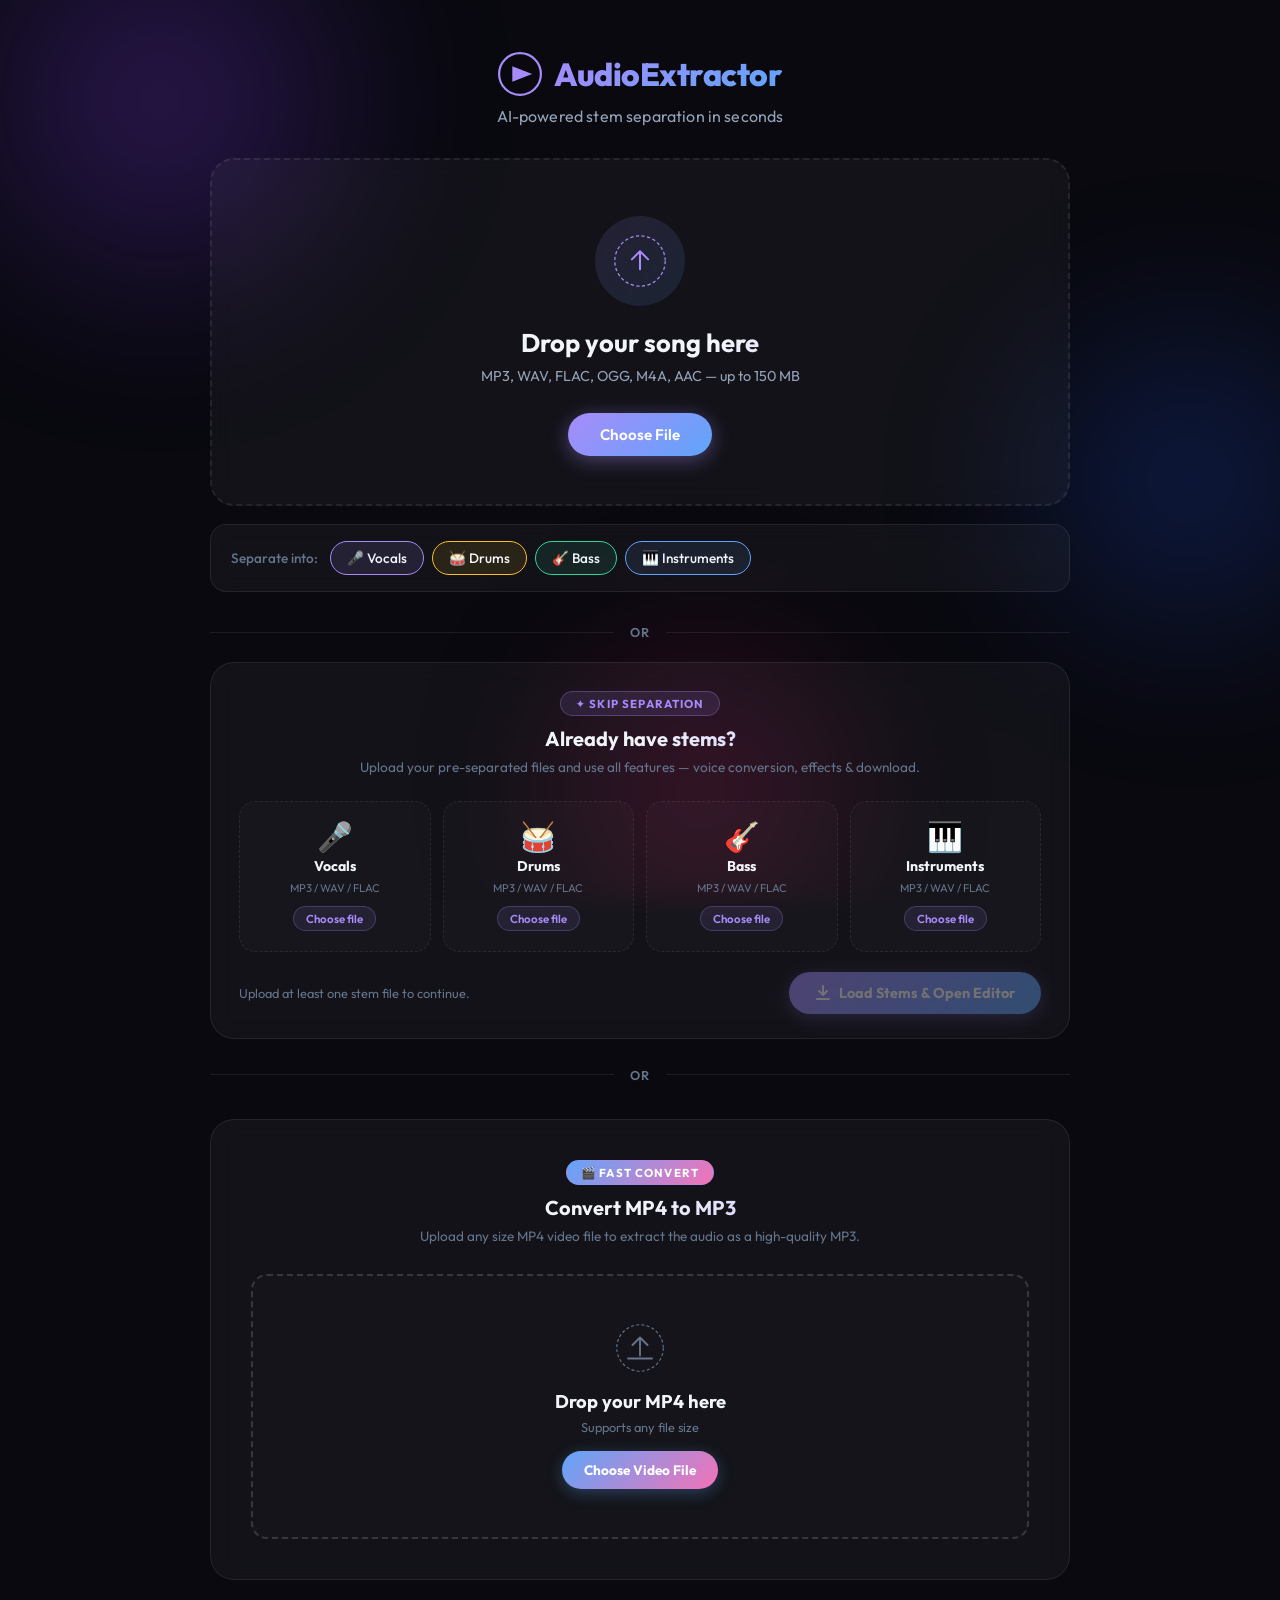
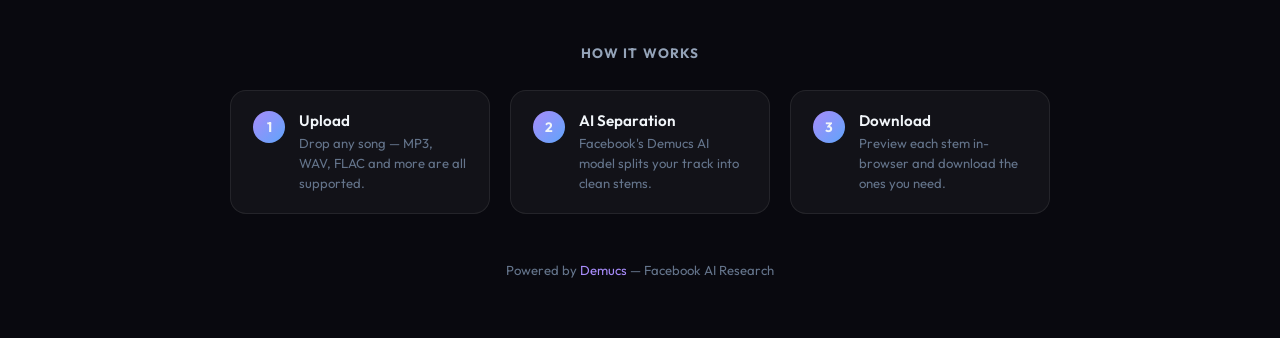
<file: templates/index.html>
<!DOCTYPE html>
<html lang="en">
<head>
  <meta charset="UTF-8" />
  <meta name="viewport" content="width=device-width, initial-scale=1.0" />
  <title>AudioExtractor — AI Stem Separator</title>
  <meta name="description" content="Upload any song and AI will separate vocals, drums, bass, and instruments into individual tracks you can download." />
  <link rel="preconnect" href="https://fonts.googleapis.com" />
  <link href="https://fonts.googleapis.com/css2?family=Outfit:wght@300;400;500;600;700;800&display=swap" rel="stylesheet" />
  <link rel="stylesheet" href="/static/index.css" />
  <link rel="icon" href="data:image/svg+xml,<svg xmlns='http://www.w3.org/2000/svg' viewBox='0 0 40 40'><circle cx='20' cy='20' r='19' stroke='%23a78bfa' stroke-width='2' fill='none'/><path d='M13 27V13l18 7-18 7z' fill='%23a78bfa'/></svg>" />
</head>
<body>
  <!-- Animated background orbs -->
  <div class="bg-orbs" aria-hidden="true">
    <div class="orb orb-1"></div>
    <div class="orb orb-2"></div>
    <div class="orb orb-3"></div>
  </div>

  <div class="app-shell">
    <!-- ── Header ── -->
    <header class="header">
      <div class="logo">
        <svg class="logo-icon" viewBox="0 0 40 40" fill="none" aria-hidden="true">
          <circle cx="20" cy="20" r="19" stroke="url(#lg)" stroke-width="2"/>
          <path d="M13 27V13l18 7-18 7z" fill="url(#lg2)"/>
          <defs>
            <linearGradient id="lg" x1="0" y1="0" x2="40" y2="40">
              <stop stop-color="#a78bfa"/>
              <stop offset="1" stop-color="#60a5fa"/>
            </linearGradient>
            <linearGradient id="lg2" x1="13" y1="13" x2="31" y2="27">
              <stop stop-color="#a78bfa"/>
              <stop offset="1" stop-color="#60a5fa"/>
            </linearGradient>
          </defs>
        </svg>
        <span class="logo-text">AudioExtractor</span>
      </div>
      <p class="header-tagline">AI-powered stem separation in seconds</p>
    </header>

    <!-- ── Main content ── -->
    <main class="main">

      <!-- Upload section -->
      <section id="upload-section" class="upload-section" aria-label="Upload audio file">
        <div class="upload-zone" id="upload-zone" role="button" tabindex="0"
             aria-label="Click or drag a song file here to upload">
          <div class="upload-icon-wrap" aria-hidden="true">
            <svg class="upload-icon" viewBox="0 0 64 64" fill="none">
              <circle cx="32" cy="32" r="31" stroke="currentColor" stroke-width="1.5" stroke-dasharray="4 3"/>
              <path d="M32 42V22M22 30l10-10 10 10" stroke="currentColor" stroke-width="2.5"
                    stroke-linecap="round" stroke-linejoin="round"/>
            </svg>
          </div>
          <h1 class="upload-title">Drop your song here</h1>
          <p class="upload-sub">MP3, WAV, FLAC, OGG, M4A, AAC — up to 150 MB</p>
          <label class="btn-primary" for="file-input" role="button">
            <span>Choose File</span>
          </label>
          <input type="file" id="file-input" accept=".mp3,.wav,.flac,.ogg,.m4a,.aac,.wma"
                 style="display:none" aria-label="File input" />
        </div>

        <!-- Stem filter chips -->
        <div class="stem-filter" id="stem-filter" aria-label="Select stems to separate">
          <p class="filter-label">Separate into:</p>
          <div class="chips" role="group">
            <label class="chip chip-vocals">
              <input type="checkbox" value="vocals" checked /> 🎤 Vocals
            </label>
            <label class="chip chip-drums">
              <input type="checkbox" value="drums" checked /> 🥁 Drums
            </label>
            <label class="chip chip-bass">
              <input type="checkbox" value="bass" checked /> 🎸 Bass
            </label>
            <label class="chip chip-other">
              <input type="checkbox" value="other" checked /> 🎹 Instruments
            </label>
          </div>
        </div>
      </section>

      <!-- ── OR divider ── -->
      <div class="or-divider" id="or-divider">
        <span class="or-line"></span>
        <span class="or-text">or</span>
        <span class="or-line"></span>
      </div>

      <!-- ── Pre-separated stems upload section ── -->
      <section id="presep-section" class="presep-section" aria-label="Upload pre-separated stems">
        <div class="presep-header">
          <div class="presep-badge">✦ Skip Separation</div>
          <h2 class="presep-title">Already have stems?</h2>
          <p class="presep-sub">Upload your pre-separated files and use all features — voice conversion, effects &amp; download.</p>
        </div>

        <div class="presep-grid" id="presep-grid">

          <!-- Vocals -->
          <div class="presep-drop" id="drop-vocals" data-stem="vocals">
            <div class="presep-drop-inner">
              <span class="presep-emoji">🎤</span>
              <span class="presep-stem-name">Vocals</span>
              <span class="presep-hint">MP3 / WAV / FLAC</span>
              <label class="presep-choose" for="psep-vocals">Choose file</label>
              <input type="file" id="psep-vocals" data-stem="vocals" accept=".mp3,.wav,.flac,.ogg,.m4a,.aac" style="display:none" />
              <div class="presep-file-name hidden" id="psep-name-vocals"></div>
            </div>
          </div>

          <!-- Drums -->
          <div class="presep-drop" id="drop-drums" data-stem="drums">
            <div class="presep-drop-inner">
              <span class="presep-emoji">🥁</span>
              <span class="presep-stem-name">Drums</span>
              <span class="presep-hint">MP3 / WAV / FLAC</span>
              <label class="presep-choose" for="psep-drums">Choose file</label>
              <input type="file" id="psep-drums" data-stem="drums" accept=".mp3,.wav,.flac,.ogg,.m4a,.aac" style="display:none" />
              <div class="presep-file-name hidden" id="psep-name-drums"></div>
            </div>
          </div>

          <!-- Bass -->
          <div class="presep-drop" id="drop-bass" data-stem="bass">
            <div class="presep-drop-inner">
              <span class="presep-emoji">🎸</span>
              <span class="presep-stem-name">Bass</span>
              <span class="presep-hint">MP3 / WAV / FLAC</span>
              <label class="presep-choose" for="psep-bass">Choose file</label>
              <input type="file" id="psep-bass" data-stem="bass" accept=".mp3,.wav,.flac,.ogg,.m4a,.aac" style="display:none" />
              <div class="presep-file-name hidden" id="psep-name-bass"></div>
            </div>
          </div>

          <!-- Instruments -->
          <div class="presep-drop" id="drop-other" data-stem="other">
            <div class="presep-drop-inner">
              <span class="presep-emoji">🎹</span>
              <span class="presep-stem-name">Instruments</span>
              <span class="presep-hint">MP3 / WAV / FLAC</span>
              <label class="presep-choose" for="psep-other">Choose file</label>
              <input type="file" id="psep-other" data-stem="other" accept=".mp3,.wav,.flac,.ogg,.m4a,.aac" style="display:none" />
              <div class="presep-file-name hidden" id="psep-name-other"></div>
            </div>
          </div>

        </div><!-- /presep-grid -->

        <div class="presep-footer">
          <p class="presep-note" id="presep-note">Upload at least one stem file to continue.</p>
          <button class="btn-load-stems" id="load-stems-btn" disabled>
            <svg width="16" height="16" viewBox="0 0 16 16" fill="none" aria-hidden="true">
              <path d="M8 1v9M4 6l4 4 4-4M2 14h12" stroke="currentColor" stroke-width="2"
                    stroke-linecap="round" stroke-linejoin="round"/>
            </svg>
            Load Stems &amp; Open Editor
          </button>
        </div>
      </section>

      <!-- ── OR divider ── -->
      <div class="or-divider" id="video-divider">
        <span class="or-line"></span>
        <span class="or-text">or</span>
        <span class="or-line"></span>
      </div>

      <!-- ── Video to MP3 Converter section ── -->
      <section id="video-converter-section" class="video-converter-section" aria-label="Convert MP4 to MP3">
        <div class="presep-header">
          <div class="presep-badge" style="background: linear-gradient(135deg, var(--blue), var(--pink)); color: white;">🎬 Fast Convert</div>
          <h2 class="presep-title">Convert MP4 to MP3</h2>
          <p class="presep-sub">Upload any size MP4 video file to extract the audio as a high-quality MP3.</p>
        </div>

        <div class="video-converter-card">
          <div class="video-drop-zone" id="video-drop-zone" role="button" tabindex="0"
               aria-label="Click or drag an MP4 video file here to upload">
            <div class="video-upload-icon-wrap" aria-hidden="true">
              <svg class="video-upload-icon" viewBox="0 0 64 64" fill="none" width="48" height="48">
                <circle cx="32" cy="32" r="31" stroke="currentColor" stroke-width="1.5" stroke-dasharray="4 3"/>
                <path d="M22 28l10-10 10 10M32 18v24M16 46h32" stroke="currentColor" stroke-width="2.5"
                      stroke-linecap="round" stroke-linejoin="round"/>
              </svg>
            </div>
            <h3 class="video-upload-title">Drop your MP4 here</h3>
            <p class="video-upload-sub">Supports any file size</p>
            <label class="btn-primary btn-video-choose" for="video-file-input" role="button">
              <span>Choose Video File</span>
            </label>
            <input type="file" id="video-file-input" accept=".mp4,.mkv,.avi,.mov,.flv,.webm,.wmv"
                   style="display:none" aria-label="Video file input" />
          </div>

          <!-- Selected file name / progress indicator / download area -->
          <div id="video-status-container" class="video-status-container hidden">
            <div class="video-file-info">
              <span class="video-file-icon">🎬</span>
              <div class="video-file-meta">
                <div class="video-file-name" id="video-selected-name">video_file.mp4</div>
                <div class="video-file-size" id="video-selected-size">0 MB</div>
              </div>
              <button class="btn-video-remove" id="btn-video-remove" title="Remove file">✕</button>
            </div>

            <div class="video-progress-wrap hidden" id="video-progress-wrap">
              <div class="video-progress-label-row">
                <span class="video-progress-status" id="video-progress-status">Uploading...</span>
                <span class="video-progress-pct" id="video-progress-pct">0%</span>
              </div>
              <div class="progress-track" role="progressbar" aria-valuemin="0" aria-valuemax="100" aria-valuenow="0">
                <div class="progress-fill" id="video-progress-fill" style="width: 0%;"></div>
              </div>
            </div>

            <div class="video-result-wrap hidden" id="video-result-wrap">
              <div class="video-result-message">✓ Audio successfully extracted!</div>
              <audio class="video-audio-preview" id="video-audio-preview" controls></audio>
              <div class="video-actions">
                <a class="btn-video-download" id="video-download-btn" href="#" download>
                  <svg width="15" height="15" viewBox="0 0 16 16" fill="none" aria-hidden="true" style="margin-right: 6px;">
                    <path d="M8 1v9M4 6l4 4 4-4M2 14h12" stroke="currentColor" stroke-width="2"
                          stroke-linecap="round" stroke-linejoin="round"/>
                  </svg>
                  Download MP3
                </a>
                <button class="btn-secondary" id="video-convert-another-btn">Convert Another</button>
              </div>
            </div>
          </div>
        </div>
      </section>

      <section id="processing-section" class="processing-section hidden" aria-live="polite">
        <div class="processing-card">
          <div class="waveform-anim" aria-hidden="true">
            <span></span><span></span><span></span><span></span>
            <span></span><span></span><span></span><span></span>
            <span></span><span></span><span></span><span></span>
          </div>
          <h2 class="processing-title" id="processing-title">Separating stems…</h2>
          <p class="processing-msg" id="processing-msg">Loading model…</p>
          <div class="progress-track" role="progressbar" aria-valuemin="0" aria-valuemax="100"
               aria-valuenow="0" aria-labelledby="processing-title">
            <div class="progress-fill" id="progress-fill"></div>
          </div>
          <div class="progress-footer">
            <span class="progress-pct" id="progress-pct">0%</span>
            <span class="elapsed-time" id="elapsed-time">0:00</span>
          </div>
          <button class="btn-cancel" id="cancel-btn">✕ Cancel</button>
        </div>
      </section>

      <!-- Results section (hidden by default) -->
      <section id="results-section" class="results-section hidden" aria-label="Separated stems">
        <div class="results-header">
          <h2 class="results-title">Your Stems Are Ready! 🎉</h2>
          <div class="results-actions">
            <button class="btn-merge" id="merge-btn">
              <svg width="15" height="15" viewBox="0 0 16 16" fill="none" aria-hidden="true">
                <path d="M2 4h12M2 8h12M2 12h12" stroke="currentColor" stroke-width="2" stroke-linecap="round"/>
                <circle cx="5" cy="4" r="1.5" fill="currentColor"/>
                <circle cx="11" cy="8" r="1.5" fill="currentColor"/>
                <circle cx="7" cy="12" r="1.5" fill="currentColor"/>
              </svg>
              🎧 Merge &amp; Mix
            </button>
            <button class="btn-secondary" id="new-song-btn">↑ New Song</button>
          </div>
        </div>
        <div class="stems-grid" id="stems-grid"></div>
      </section>

      <!-- ── Mixer / Merge Editor (full-width panel) ── -->
      <section id="mixer-section" class="mixer-section hidden" aria-label="Stem mixer editor">
        <div class="mixer-panel" id="mixer-panel">

          <!-- Mixer header -->
          <div class="mixer-header">
            <div class="mixer-title-row">
              <span class="mixer-badge">🎧 Mixer</span>
              <h2 class="mixer-title">Stem Mixer &amp; Merger</h2>
              <p class="mixer-sub">Adjust volume, mute tracks, preview live — then render a merged WAV.</p>
            </div>
            <button class="mixer-close" id="mixer-close" aria-label="Close mixer">✕ Close</button>
          </div>

          <!-- Transport bar -->
          <div class="mixer-transport">
            <button class="transport-btn" id="mix-play-btn" title="Preview mixed audio">
              <svg id="mix-play-icon" width="18" height="18" viewBox="0 0 16 16" fill="none">
                <path d="M5 3l9 5-9 5V3z" fill="currentColor"/>
              </svg>
            </button>
            <button class="transport-btn" id="mix-stop-btn" title="Stop">
              <svg width="14" height="14" viewBox="0 0 16 16" fill="none">
                <rect x="3" y="3" width="10" height="10" rx="1" fill="currentColor"/>
              </svg>
            </button>
            <div class="transport-time" id="mix-time">0:00</div>
            <div class="timeline-bar" id="mixer-timeline">
              <div class="timeline-progress" id="mixer-progress"></div>
              <div class="timeline-head"   id="mixer-head"></div>
            </div>
            <div class="master-vol-wrap">
              <svg width="14" height="14" viewBox="0 0 16 16" fill="none" style="color:var(--text-muted)">
                <path d="M2 5.5h3l4-3v11l-4-3H2V5.5z" stroke="currentColor" stroke-width="1.5" fill="none"/>
                <path d="M11 4.5c1.5 1 2.5 2.2 2.5 3.5S12.5 10.5 11 11.5" stroke="currentColor" stroke-width="1.5" stroke-linecap="round"/>
              </svg>
              <input type="range" class="master-vol" id="master-vol" min="0" max="200" value="100" title="Master volume" />
              <span class="master-vol-val" id="master-vol-val">100%</span>
            </div>
          </div>

          <!-- Tracks -->
          <div class="mixer-tracks" id="mixer-tracks">
            <!-- injected by JS -->
          </div>

          <!-- Render footer -->
          <div class="mixer-footer">
            <div class="mixer-footer-info">
              <span id="render-status">Adjust the mix above, then render.</span>
            </div>
            <button class="btn-render" id="render-btn">
              <svg width="15" height="15" viewBox="0 0 16 16" fill="none" aria-hidden="true">
                <path d="M8 1v9M4 6l4 4 4-4M2 14h12" stroke="currentColor" stroke-width="2"
                      stroke-linecap="round" stroke-linejoin="round"/>
              </svg>
              Render &amp; Download Mixed WAV
            </button>
          </div>

        </div><!-- /mixer-panel -->
      </section>

      <!-- Error toast -->
      <div class="error-toast hidden" id="error-toast" role="alert" aria-live="assertive">
        <span class="error-icon">⚠</span>
        <span id="error-msg">Something went wrong.</span>
        <button class="toast-close" id="toast-close" aria-label="Dismiss error">✕</button>
      </div>

    </main>

    <!-- ── How it works ── -->
    <section class="how-section" aria-label="How it works">
      <h2 class="how-title">How it works</h2>
      <div class="steps">
        <div class="step">
          <div class="step-num">1</div>
          <div class="step-body">
            <strong>Upload</strong>
            <p>Drop any song — MP3, WAV, FLAC and more are all supported.</p>
          </div>
        </div>
        <div class="step">
          <div class="step-num">2</div>
          <div class="step-body">
            <strong>AI Separation</strong>
            <p>Facebook's Demucs AI model splits your track into clean stems.</p>
          </div>
        </div>
        <div class="step">
          <div class="step-num">3</div>
          <div class="step-body">
            <strong>Download</strong>
            <p>Preview each stem in-browser and download the ones you need.</p>
          </div>
        </div>
      </div>
    </section>

    <footer class="footer">
      <p>Powered by <a href="https://github.com/facebookresearch/demucs" target="_blank" rel="noopener">Demucs</a> — Facebook AI Research</p>
    </footer>
  </div>

  <script src="/static/app.js"></script>
</body>
</html>
</file>
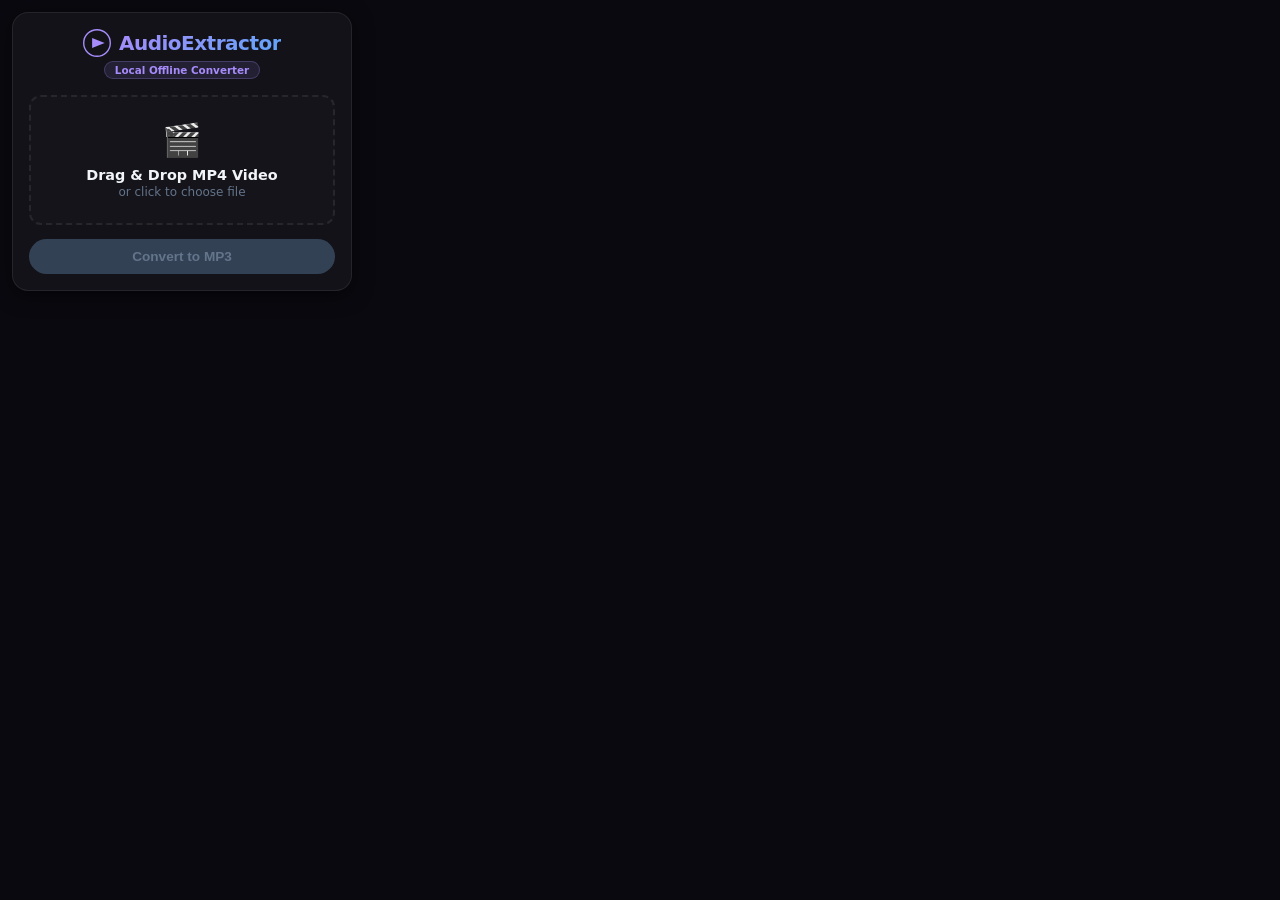
<file: chrome_extension/popup.html>
<!DOCTYPE html>
<html lang="en">
<head>
  <meta charset="UTF-8">
  <title>AudioExtractor Local Converter</title>
  <link rel="stylesheet" href="popup.css">
</head>
<body>
  <div class="card">
    <div class="header">
      <div class="logo">
        <svg class="logo-icon" viewBox="0 0 40 40" fill="none">
          <circle cx="20" cy="20" r="19" stroke="url(#lg)" stroke-width="2"/>
          <path d="M13 27V13l18 7-18 7z" fill="url(#lg)"/>
          <defs>
            <linearGradient id="lg" x1="0" y1="0" x2="40" y2="40">
              <stop stop-color="#a78bfa"/>
              <stop offset="1" stop-color="#60a5fa"/>
            </linearGradient>
          </defs>
        </svg>
        <span class="logo-text">AudioExtractor</span>
      </div>
      <span class="badge">Local Offline Converter</span>
    </div>

    <div class="upload-zone" id="drop-zone">
      <div class="icon-wrap">🎬</div>
      <p class="title">Drag & Drop MP4 Video</p>
      <p class="sub">or click to choose file</p>
      <input type="file" id="file-input" accept="video/mp4,video/mkv,video/avi,video/mov,video/webm" style="display: none;">
    </div>

    <div class="file-details hidden" id="file-details">
      <span class="file-icon">🎥</span>
      <div class="file-info">
        <div class="file-name" id="file-name">video.mp4</div>
        <div class="file-size" id="file-size">0.0 MB</div>
      </div>
    </div>

    <button class="btn-primary" id="convert-btn" disabled>Convert to MP3</button>

    <div class="progress-container hidden" id="progress-container">
      <div class="progress-bar">
        <div class="progress-fill" id="progress-fill" style="width: 0%;"></div>
      </div>
      <div class="status-row">
        <span id="status-text">Starting...</span>
        <span id="progress-pct">0%</span>
      </div>
    </div>
  </div>

  <!-- Shared Database helper and main popup script -->
  <script src="db.js"></script>
  <script src="popup.js"></script>
</body>
</html>
</file>
<file: static/index.css>
/* ═══════════════════════════════════════════════════════
   AudioExtractor — Premium Dark UI
   ═══════════════════════════════════════════════════════ */

/* ── Reset & Tokens ───────────────────────────────────── */
*, *::before, *::after { box-sizing: border-box; margin: 0; padding: 0; }

:root {
  --bg:          #09090f;
  --bg-card:     rgba(255,255,255,0.04);
  --bg-card-hov: rgba(255,255,255,0.07);
  --border:      rgba(255,255,255,0.08);
  --border-glow: rgba(167,139,250,0.35);

  --purple:  #a78bfa;
  --blue:    #60a5fa;
  --pink:    #f472b6;
  --green:   #34d399;
  --amber:   #fbbf24;

  --text:     #f1f5f9;
  --text-muted: #64748b;
  --text-dim:   #94a3b8;

  --radius-sm: 10px;
  --radius:    16px;
  --radius-lg: 24px;

  --shadow-card: 0 4px 32px rgba(0,0,0,0.5);
  --shadow-glow: 0 0 40px rgba(167,139,250,0.15);

  --font: 'Outfit', system-ui, sans-serif;
  --transition: 0.25s cubic-bezier(0.4,0,0.2,1);
}

html { scroll-behavior: smooth; }

body {
  font-family: var(--font);
  background: var(--bg);
  color: var(--text);
  min-height: 100vh;
  overflow-x: hidden;
}

/* ── Background orbs ─────────────────────────────────── */
.bg-orbs {
  position: fixed;
  inset: 0;
  pointer-events: none;
  z-index: 0;
  overflow: hidden;
}
.orb {
  position: absolute;
  border-radius: 50%;
  filter: blur(80px);
  opacity: 0.35;
  animation: float 12s ease-in-out infinite alternate;
}
.orb-1 {
  width: 520px; height: 520px;
  background: radial-gradient(circle, #7c3aed, transparent 70%);
  top: -160px; left: -100px;
  animation-duration: 14s;
}
.orb-2 {
  width: 420px; height: 420px;
  background: radial-gradient(circle, #1d4ed8, transparent 70%);
  top: 30%; right: -120px;
  animation-duration: 11s;
  animation-delay: -3s;
}
.orb-3 {
  width: 380px; height: 380px;
  background: radial-gradient(circle, #be185d, transparent 70%);
  bottom: -80px; left: 40%;
  animation-duration: 16s;
  animation-delay: -6s;
}
@keyframes float {
  from { transform: translate(0, 0) scale(1); }
  to   { transform: translate(30px, 40px) scale(1.08); }
}

/* ── Shell ───────────────────────────────────────────── */
.app-shell {
  position: relative;
  z-index: 1;
  max-width: 900px;
  margin: 0 auto;
  padding: 0 20px 60px;
}

/* ── Header ──────────────────────────────────────────── */
.header {
  text-align: center;
  padding: 52px 0 32px;
}
.logo {
  display: inline-flex;
  align-items: center;
  gap: 12px;
  margin-bottom: 10px;
}
.logo-icon { width: 44px; height: 44px; }
.logo-text {
  font-size: 2rem;
  font-weight: 800;
  background: linear-gradient(135deg, var(--purple), var(--blue));
  -webkit-background-clip: text;
  -webkit-text-fill-color: transparent;
  background-clip: text;
  letter-spacing: -0.5px;
}
.header-tagline {
  color: var(--text-dim);
  font-size: 1rem;
  font-weight: 400;
  letter-spacing: 0.01em;
}

/* ── Upload zone ─────────────────────────────────────── */
.upload-section { margin-bottom: 32px; }

.upload-zone {
  border: 2px dashed var(--border);
  border-radius: var(--radius-lg);
  background: var(--bg-card);
  backdrop-filter: blur(12px);
  -webkit-backdrop-filter: blur(12px);
  padding: 56px 40px 48px;
  text-align: center;
  cursor: pointer;
  transition: border-color var(--transition), background var(--transition),
              box-shadow var(--transition);
  position: relative;
}
.upload-zone:hover,
.upload-zone.drag-over {
  border-color: var(--purple);
  background: var(--bg-card-hov);
  box-shadow: var(--shadow-glow);
}
.upload-zone:focus-visible {
  outline: 2px solid var(--purple);
  outline-offset: 3px;
}

.upload-icon-wrap {
  display: inline-flex;
  justify-content: center;
  align-items: center;
  width: 90px; height: 90px;
  border-radius: 50%;
  background: linear-gradient(135deg, rgba(167,139,250,0.12), rgba(96,165,250,0.12));
  margin-bottom: 20px;
}
.upload-icon {
  width: 52px; height: 52px;
  color: var(--purple);
  transition: transform var(--transition);
}
.upload-zone:hover .upload-icon { transform: translateY(-4px); }

.upload-title {
  font-size: 1.6rem;
  font-weight: 700;
  margin-bottom: 8px;
  background: linear-gradient(135deg, var(--text) 60%, var(--purple));
  -webkit-background-clip: text;
  -webkit-text-fill-color: transparent;
  background-clip: text;
}
.upload-sub {
  color: var(--text-dim);
  font-size: 0.9rem;
  margin-bottom: 28px;
}

/* ── Buttons ─────────────────────────────────────────── */
.btn-primary {
  display: inline-flex;
  align-items: center;
  gap: 8px;
  padding: 12px 32px;
  background: linear-gradient(135deg, var(--purple), var(--blue));
  color: #fff;
  font-family: var(--font);
  font-size: 0.95rem;
  font-weight: 600;
  border: none;
  border-radius: 50px;
  cursor: pointer;
  transition: transform var(--transition), box-shadow var(--transition), opacity var(--transition);
  text-decoration: none;
  box-shadow: 0 4px 20px rgba(167,139,250,0.4);
}
.btn-primary:hover { transform: translateY(-2px); box-shadow: 0 8px 28px rgba(167,139,250,0.55); }
.btn-primary:active { transform: translateY(0); }

.btn-secondary {
  padding: 10px 24px;
  background: var(--bg-card);
  border: 1px solid var(--border);
  color: var(--text-dim);
  font-family: var(--font);
  font-size: 0.9rem;
  font-weight: 500;
  border-radius: 50px;
  cursor: pointer;
  transition: background var(--transition), color var(--transition), border-color var(--transition);
}
.btn-secondary:hover {
  background: var(--bg-card-hov);
  color: var(--text);
  border-color: var(--border-glow);
}

/* ── Stem filter chips ───────────────────────────────── */
.stem-filter {
  display: flex;
  align-items: center;
  gap: 12px;
  flex-wrap: wrap;
  margin-top: 18px;
  padding: 16px 20px;
  background: var(--bg-card);
  border: 1px solid var(--border);
  border-radius: var(--radius);
  backdrop-filter: blur(10px);
}
.filter-label {
  font-size: 0.85rem;
  color: var(--text-muted);
  font-weight: 500;
  white-space: nowrap;
}
.chips { display: flex; gap: 8px; flex-wrap: wrap; }

.chip {
  display: flex;
  align-items: center;
  gap: 6px;
  padding: 7px 16px;
  border-radius: 50px;
  font-size: 0.85rem;
  font-weight: 500;
  border: 1.5px solid var(--border);
  cursor: pointer;
  transition: all var(--transition);
  user-select: none;
  background: rgba(255,255,255,0.03);
  color: var(--text-dim);
}
.chip input[type="checkbox"] { display: none; }
.chip:has(input:checked) { color: var(--text); }
.chip-vocals:has(input:checked) { border-color: var(--purple); background: rgba(167,139,250,0.12); }
.chip-drums:has(input:checked)  { border-color: var(--amber);  background: rgba(251,191,36,0.1); }
.chip-bass:has(input:checked)   { border-color: var(--green);  background: rgba(52,211,153,0.1); }
.chip-other:has(input:checked)  { border-color: var(--blue);   background: rgba(96,165,250,0.1); }
.chip:hover { border-color: rgba(255,255,255,0.2); color: var(--text); }

/* ── Processing ──────────────────────────────────────── */
.processing-section {
  display: flex;
  justify-content: center;
}
.processing-card {
  width: 100%;
  max-width: 560px;
  background: var(--bg-card);
  border: 1px solid var(--border);
  border-radius: var(--radius-lg);
  backdrop-filter: blur(14px);
  padding: 48px 40px 40px;
  text-align: center;
  box-shadow: var(--shadow-card), var(--shadow-glow);
}

/* Waveform animation */
.waveform-anim {
  display: flex;
  align-items: flex-end;
  justify-content: center;
  gap: 4px;
  height: 48px;
  margin-bottom: 24px;
}
.waveform-anim span {
  display: block;
  width: 5px;
  border-radius: 3px;
  background: linear-gradient(to top, var(--purple), var(--blue));
  animation: wave 1.1s ease-in-out infinite alternate;
}
.waveform-anim span:nth-child(1)  { height:18px; animation-delay:0s;     }
.waveform-anim span:nth-child(2)  { height:30px; animation-delay:0.08s;  }
.waveform-anim span:nth-child(3)  { height:44px; animation-delay:0.16s;  }
.waveform-anim span:nth-child(4)  { height:36px; animation-delay:0.24s;  }
.waveform-anim span:nth-child(5)  { height:24px; animation-delay:0.32s;  }
.waveform-anim span:nth-child(6)  { height:48px; animation-delay:0.40s;  }
.waveform-anim span:nth-child(7)  { height:36px; animation-delay:0.48s;  }
.waveform-anim span:nth-child(8)  { height:44px; animation-delay:0.56s;  }
.waveform-anim span:nth-child(9)  { height:28px; animation-delay:0.64s;  }
.waveform-anim span:nth-child(10) { height:40px; animation-delay:0.72s;  }
.waveform-anim span:nth-child(11) { height:22px; animation-delay:0.80s;  }
.waveform-anim span:nth-child(12) { height:32px; animation-delay:0.88s;  }
@keyframes wave {
  from { transform: scaleY(0.4); opacity: 0.6; }
  to   { transform: scaleY(1);   opacity: 1;   }
}

.processing-title { font-size: 1.4rem; font-weight: 700; margin-bottom: 8px; }
.processing-msg { color: var(--text-dim); font-size: 0.9rem; margin-bottom: 24px; min-height: 20px; }

.progress-track {
  width: 100%;
  height: 8px;
  background: rgba(255,255,255,0.07);
  border-radius: 50px;
  overflow: hidden;
  margin-bottom: 8px;
}
.progress-fill {
  height: 100%;
  width: 0%;
  background: linear-gradient(90deg, var(--purple), var(--blue));
  border-radius: 50px;
  transition: width 0.6s cubic-bezier(0.4,0,0.2,1);
  position: relative;
}
.progress-fill::after {
  content: '';
  position: absolute;
  right: 0; top: 0; bottom: 0;
  width: 40px;
  background: linear-gradient(90deg, transparent, rgba(255,255,255,0.25));
  border-radius: 50px;
  animation: shimmer 1.2s ease infinite;
}
@keyframes shimmer {
  from { opacity: 0; } 50% { opacity: 1; } to { opacity: 0; }
}
.progress-footer {
  display: flex;
  justify-content: space-between;
  align-items: center;
  margin-top: 6px;
}
.progress-pct   { font-size: 0.85rem; color: var(--text-muted); }
.elapsed-time   { font-size: 0.82rem; color: var(--text-muted); font-variant-numeric: tabular-nums; }

.btn-cancel {
  margin-top: 20px;
  display: inline-flex;
  align-items: center;
  gap: 6px;
  padding: 8px 22px;
  background: transparent;
  border: 1px solid rgba(239,68,68,0.35);
  color: #fca5a5;
  font-family: var(--font);
  font-size: 0.85rem;
  font-weight: 500;
  border-radius: 50px;
  cursor: pointer;
  transition: background var(--transition), border-color var(--transition);
}
.btn-cancel:hover {
  background: rgba(239,68,68,0.1);
  border-color: rgba(239,68,68,0.6);
}

/* ── Results ─────────────────────────────────────────── */
.results-header {
  display: flex;
  align-items: center;
  justify-content: space-between;
  margin-bottom: 24px;
  flex-wrap: wrap;
  gap: 12px;
}
.results-title { font-size: 1.5rem; font-weight: 700; }

.stems-grid {
  display: grid;
  grid-template-columns: repeat(auto-fill, minmax(380px, 1fr));
  gap: 18px;
}

/* Stem card */
.stem-card {
  background: var(--bg-card);
  border: 1px solid var(--border);
  border-radius: var(--radius);
  padding: 24px;
  backdrop-filter: blur(12px);
  box-shadow: var(--shadow-card);
  transition: transform var(--transition), box-shadow var(--transition), border-color var(--transition);
  animation: slideUp 0.45s cubic-bezier(0.4,0,0.2,1) both;
}
.stem-card:hover {
  transform: translateY(-4px);
  box-shadow: var(--shadow-card), 0 0 30px rgba(167,139,250,0.1);
  border-color: var(--border-glow);
}
@keyframes slideUp {
  from { opacity: 0; transform: translateY(24px); }
  to   { opacity: 1; transform: translateY(0); }
}
.stem-card:nth-child(2) { animation-delay: 0.08s; }
.stem-card:nth-child(3) { animation-delay: 0.16s; }
.stem-card:nth-child(4) { animation-delay: 0.24s; }

.stem-header {
  display: flex;
  align-items: center;
  gap: 12px;
  margin-bottom: 16px;
}
.stem-emoji { font-size: 1.8rem; line-height: 1; }
.stem-info { flex: 1; }
.stem-name {
  font-size: 1.05rem;
  font-weight: 700;
  text-transform: capitalize;
  margin-bottom: 2px;
}
.stem-label { font-size: 0.78rem; color: var(--text-muted); }

/* Color accents per stem */
.stem-card[data-stem="vocals"] .stem-name { color: var(--purple); }
.stem-card[data-stem="drums"]  .stem-name { color: var(--amber); }
.stem-card[data-stem="bass"]   .stem-name { color: var(--green); }
.stem-card[data-stem="other"]  .stem-name { color: var(--blue); }

.stem-card[data-stem="vocals"] { --accent: var(--purple); }
.stem-card[data-stem="drums"]  { --accent: var(--amber); }
.stem-card[data-stem="bass"]   { --accent: var(--green); }
.stem-card[data-stem="other"]  { --accent: var(--blue); }

/* Audio player */
.stem-audio {
  width: 100%;
  height: 36px;
  margin-bottom: 14px;
  border-radius: 8px;
  accent-color: var(--accent, var(--purple));
}
.stem-audio::-webkit-media-controls-panel {
  background: rgba(255,255,255,0.06);
  border-radius: 8px;
}


/* ── Effect Panel ────────────────────────────────────── */
.effect-panel {
  background: rgba(255,255,255,0.03);
  border: 1px solid var(--border);
  border-radius: var(--radius-sm);
  padding: 14px 16px;
  margin-bottom: 14px;
}
.effect-label {
  display: block;
  font-size: 0.75rem;
  font-weight: 600;
  text-transform: uppercase;
  letter-spacing: 0.07em;
  color: var(--text-muted);
  margin-bottom: 8px;
}
.effect-row {
  display: flex;
  gap: 8px;
  align-items: center;
}
.effect-select {
  flex: 1;
  background: rgba(255,255,255,0.06);
  border: 1px solid var(--border);
  border-radius: 8px;
  color: var(--text);
  font-family: var(--font);
  font-size: 0.85rem;
  padding: 8px 12px;
  cursor: pointer;
  transition: border-color var(--transition), background var(--transition);
  appearance: auto;
}
.effect-select:hover { border-color: var(--border-glow); background: rgba(255,255,255,0.09); }
.effect-select:focus { outline: 2px solid var(--purple); outline-offset: 2px; border-color: var(--purple); }
.effect-select option { background: #1a1a2e; color: var(--text); }

.btn-apply {
  display: inline-flex;
  align-items: center;
  gap: 6px;
  padding: 8px 18px;
  background: linear-gradient(135deg, var(--purple), var(--blue));
  color: #fff;
  font-family: var(--font);
  font-size: 0.82rem;
  font-weight: 600;
  border: none;
  border-radius: 8px;
  cursor: pointer;
  white-space: nowrap;
  transition: transform var(--transition), box-shadow var(--transition), opacity var(--transition);
  box-shadow: 0 2px 12px rgba(167,139,250,0.35);
}
.btn-apply:hover:not(:disabled) { transform: translateY(-1px); box-shadow: 0 4px 18px rgba(167,139,250,0.5); }
.btn-apply:active:not(:disabled) { transform: translateY(0); }
.btn-apply:disabled { opacity: 0.65; cursor: not-allowed; }

/* Spinner inside Apply button */
.spinner {
  display: inline-block;
  width: 12px; height: 12px;
  border: 2px solid rgba(255,255,255,0.3);
  border-top-color: #fff;
  border-radius: 50%;
  animation: spin 0.7s linear infinite;
}
@keyframes spin { to { transform: rotate(360deg); } }

/* Effect status messages */
.effect-status {
  margin-top: 8px;
  font-size: 0.78rem;
  font-weight: 500;
  padding: 5px 8px;
  border-radius: 6px;
}
.effect-status--success { color: var(--green);  background: rgba(52,211,153,0.1); }
.effect-status--error   { color: #fca5a5;       background: rgba(239,68,68,0.1); }
.effect-status--info    { color: var(--blue);   background: rgba(96,165,250,0.1); }

.stem-actions { display: flex; gap: 8px; }

.btn-download {
  flex: 1;
  padding: 10px 16px;
  border-radius: var(--radius-sm);
  background: linear-gradient(135deg, rgba(167,139,250,0.15), rgba(96,165,250,0.1));
  border: 1px solid var(--border-glow);
  color: var(--text);
  font-family: var(--font);
  font-size: 0.85rem;
  font-weight: 600;
  cursor: pointer;
  transition: all var(--transition);
  text-align: center;
  text-decoration: none;
  display: flex;
  align-items: center;
  justify-content: center;
  gap: 6px;
}
.btn-download:hover {
  background: linear-gradient(135deg, rgba(167,139,250,0.28), rgba(96,165,250,0.2));
  transform: translateY(-1px);
}

/* ── How it works ────────────────────────────────────── */
.how-section {
  margin-top: 64px;
  text-align: center;
}
.how-title {
  font-size: 1.3rem;
  font-weight: 700;
  color: var(--text-dim);
  margin-bottom: 28px;
  text-transform: uppercase;
  letter-spacing: 0.08em;
  font-size: 0.85rem;
}
.steps {
  display: flex;
  gap: 20px;
  flex-wrap: wrap;
  justify-content: center;
}
.step {
  display: flex;
  align-items: flex-start;
  gap: 14px;
  background: var(--bg-card);
  border: 1px solid var(--border);
  border-radius: var(--radius);
  padding: 20px 22px;
  flex: 1;
  min-width: 200px;
  max-width: 260px;
  text-align: left;
  transition: border-color var(--transition);
}
.step:hover { border-color: var(--border-glow); }
.step-num {
  width: 32px; height: 32px;
  border-radius: 50%;
  background: linear-gradient(135deg, var(--purple), var(--blue));
  display: flex;
  align-items: center;
  justify-content: center;
  font-size: 0.85rem;
  font-weight: 700;
  flex-shrink: 0;
}
.step-body strong { display: block; font-weight: 600; margin-bottom: 4px; font-size: 0.95rem; }
.step-body p { font-size: 0.82rem; color: var(--text-muted); line-height: 1.5; }

/* ── Footer ──────────────────────────────────────────── */
.footer {
  margin-top: 48px;
  text-align: center;
  font-size: 0.82rem;
  color: var(--text-muted);
}
.footer a { color: var(--purple); text-decoration: none; }
.footer a:hover { text-decoration: underline; }

/* ── Error toast ─────────────────────────────────────── */
.error-toast {
  position: fixed;
  bottom: 28px;
  left: 50%;
  transform: translateX(-50%);
  display: flex;
  align-items: center;
  gap: 10px;
  background: rgba(239,68,68,0.15);
  border: 1px solid rgba(239,68,68,0.35);
  border-radius: 50px;
  padding: 12px 20px;
  font-size: 0.9rem;
  color: #fca5a5;
  backdrop-filter: blur(14px);
  box-shadow: 0 4px 20px rgba(0,0,0,0.4);
  z-index: 100;
  animation: toastIn 0.3s ease;
}
@keyframes toastIn {
  from { opacity: 0; transform: translateX(-50%) translateY(10px); }
  to   { opacity: 1; transform: translateX(-50%) translateY(0); }
}
.error-icon { font-size: 1.1rem; }
.toast-close {
  background: none; border: none; color: inherit;
  cursor: pointer; font-size: 1rem; opacity: 0.7; padding: 0 0 0 8px;
}
.toast-close:hover { opacity: 1; }

/* ── OR Divider ───────────────────────────────────── */
.or-divider {
  display: flex;
  align-items: center;
  gap: 16px;
  margin: 28px 0 0;
}
.or-line {
  flex: 1;
  height: 1px;
  background: var(--border);
}
.or-text {
  font-size: 0.8rem;
  font-weight: 600;
  color: var(--text-muted);
  text-transform: uppercase;
  letter-spacing: 0.1em;
}

/* ── Pre-Separated Stems Section ─────────────────── */
.presep-section {
  margin-top: 22px;
  background: var(--bg-card);
  border: 1px solid var(--border);
  border-radius: var(--radius-lg);
  backdrop-filter: blur(12px);
  padding: 28px 28px 24px;
  transition: border-color var(--transition), box-shadow var(--transition);
}
.presep-section:hover {
  border-color: rgba(167,139,250,0.2);
  box-shadow: 0 0 32px rgba(167,139,250,0.07);
}

.presep-header {
  text-align: center;
  margin-bottom: 24px;
}
.presep-badge {
  display: inline-block;
  font-size: 0.72rem;
  font-weight: 700;
  letter-spacing: 0.1em;
  text-transform: uppercase;
  color: var(--purple);
  background: rgba(167,139,250,0.12);
  border: 1px solid rgba(167,139,250,0.3);
  border-radius: 50px;
  padding: 4px 14px;
  margin-bottom: 10px;
}
.presep-title {
  font-size: 1.25rem;
  font-weight: 700;
  margin-bottom: 6px;
  background: linear-gradient(135deg, var(--text) 50%, var(--purple));
  -webkit-background-clip: text;
  -webkit-text-fill-color: transparent;
  background-clip: text;
}
.presep-sub {
  font-size: 0.85rem;
  color: var(--text-muted);
  line-height: 1.5;
}

/* 4-column grid for stem drop zones */
.presep-grid {
  display: grid;
  grid-template-columns: repeat(4, 1fr);
  gap: 12px;
  margin-bottom: 20px;
}

.presep-drop {
  border: 1.5px dashed var(--border);
  border-radius: var(--radius);
  cursor: pointer;
  transition: all var(--transition);
  background: rgba(255,255,255,0.02);
  position: relative;
  overflow: hidden;
}
.presep-drop:hover,
.presep-drop.drag-active {
  border-color: var(--purple);
  background: rgba(167,139,250,0.07);
  box-shadow: 0 0 20px rgba(167,139,250,0.12);
}
.presep-drop.has-file {
  border-color: var(--green);
  background: rgba(52,211,153,0.07);
  border-style: solid;
}
.presep-drop[data-stem="vocals"].has-file { border-color: var(--purple); background: rgba(167,139,250,0.09); }
.presep-drop[data-stem="drums"].has-file  { border-color: var(--amber);  background: rgba(251,191,36,0.08); }
.presep-drop[data-stem="bass"].has-file   { border-color: var(--green);  background: rgba(52,211,153,0.08); }
.presep-drop[data-stem="other"].has-file  { border-color: var(--blue);   background: rgba(96,165,250,0.08); }

.presep-drop-inner {
  display: flex;
  flex-direction: column;
  align-items: center;
  justify-content: center;
  gap: 6px;
  padding: 20px 12px;
  text-align: center;
  min-height: 140px;
}
.presep-emoji { font-size: 1.8rem; line-height: 1; }
.presep-stem-name {
  font-size: 0.88rem;
  font-weight: 700;
  color: var(--text);
}
.presep-hint {
  font-size: 0.7rem;
  color: var(--text-muted);
  line-height: 1.3;
}
.presep-choose {
  margin-top: 4px;
  display: inline-block;
  font-size: 0.72rem;
  font-weight: 600;
  color: var(--purple);
  background: rgba(167,139,250,0.1);
  border: 1px solid rgba(167,139,250,0.25);
  border-radius: 50px;
  padding: 4px 12px;
  cursor: pointer;
  transition: all var(--transition);
}
.presep-choose:hover {
  background: rgba(167,139,250,0.22);
  border-color: var(--purple);
}
.presep-file-name {
  margin-top: 4px;
  font-size: 0.68rem;
  color: var(--green);
  font-weight: 600;
  max-width: 100%;
  overflow: hidden;
  text-overflow: ellipsis;
  white-space: nowrap;
  padding: 0 4px;
}
.presep-drop[data-stem="vocals"] .presep-file-name { color: var(--purple); }
.presep-drop[data-stem="drums"]  .presep-file-name { color: var(--amber); }
.presep-drop[data-stem="bass"]   .presep-file-name { color: var(--green); }
.presep-drop[data-stem="other"]  .presep-file-name { color: var(--blue); }

/* Check badge shown on filled drop zones */
.presep-drop.has-file .presep-emoji::after {
  content: ' ✓';
  font-size: 0.9rem;
  font-style: normal;
}

/* Footer row */
.presep-footer {
  display: flex;
  align-items: center;
  justify-content: space-between;
  gap: 16px;
  flex-wrap: wrap;
}
.presep-note {
  font-size: 0.8rem;
  color: var(--text-muted);
  flex: 1;
}
.presep-note.ready { color: var(--green); }

.btn-load-stems {
  display: inline-flex;
  align-items: center;
  gap: 8px;
  padding: 12px 26px;
  background: linear-gradient(135deg, var(--purple), var(--blue));
  color: #fff;
  font-family: var(--font);
  font-size: 0.9rem;
  font-weight: 700;
  border: none;
  border-radius: 50px;
  cursor: pointer;
  transition: transform var(--transition), box-shadow var(--transition), opacity var(--transition);
  box-shadow: 0 4px 20px rgba(167,139,250,0.4);
  white-space: nowrap;
}
.btn-load-stems:hover:not(:disabled) {
  transform: translateY(-2px);
  box-shadow: 0 8px 28px rgba(167,139,250,0.55);
}
.btn-load-stems:disabled {
  opacity: 0.4;
  cursor: not-allowed;
}
.btn-load-stems .spinner { width: 14px; height: 14px; }

/* Responsive: 2-col on tablets, 1-col on mobile */
@media (max-width: 700px) {
  .presep-grid { grid-template-columns: repeat(2, 1fr); }
  .presep-footer { flex-direction: column; align-items: stretch; text-align: center; }
}
@media (max-width: 420px) {
  .presep-grid { grid-template-columns: 1fr; }
}

/* ── Utilities ───────────────────────────────────────── */
.hidden { display: none !important; }


/* ── Responsive ──────────────────────────────────────── */
@media (max-width: 600px) {
  .upload-zone { padding: 40px 20px 36px; }
  .upload-title { font-size: 1.3rem; }
  .stems-grid { grid-template-columns: 1fr; }
  .steps { flex-direction: column; align-items: center; }
  .processing-card { padding: 36px 24px; }
  .stem-filter { flex-direction: column; align-items: flex-start; }
}


/* ═══════════════════════════════════════════════════════
   MERGE / MIXER EDITOR
   ═══════════════════════════════════════════════════════ */

/* Results header row with actions */
.results-header {
  display: flex;
  align-items: center;
  justify-content: space-between;
  margin-bottom: 24px;
  flex-wrap: wrap;
  gap: 12px;
}
.results-actions {
  display: flex;
  align-items: center;
  gap: 10px;
  flex-wrap: wrap;
}

/* Merge & Mix button */
.btn-merge {
  display: inline-flex;
  align-items: center;
  gap: 8px;
  padding: 10px 20px;
  background: linear-gradient(135deg, rgba(167,139,250,0.18), rgba(96,165,250,0.12));
  border: 1px solid rgba(167,139,250,0.4);
  color: var(--purple);
  font-family: var(--font);
  font-size: 0.88rem;
  font-weight: 700;
  border-radius: 50px;
  cursor: pointer;
  transition: all var(--transition);
  white-space: nowrap;
}
.btn-merge:hover {
  background: linear-gradient(135deg, rgba(167,139,250,0.32), rgba(96,165,250,0.22));
  border-color: var(--purple);
  color: #fff;
  box-shadow: 0 0 20px rgba(167,139,250,0.35);
  transform: translateY(-1px);
}
.btn-merge.active {
  background: linear-gradient(135deg, var(--purple), var(--blue));
  border-color: transparent;
  color: #fff;
  box-shadow: 0 4px 20px rgba(167,139,250,0.45);
}

/* Mixer Section */
.mixer-section {
  margin-top: 28px;
  animation: slideUp 0.4s cubic-bezier(0.4,0,0.2,1) both;
}
.mixer-panel {
  background: rgba(10, 8, 25, 0.95);
  border: 1px solid rgba(167,139,250,0.25);
  border-radius: var(--radius-lg);
  backdrop-filter: blur(20px);
  box-shadow: 0 8px 60px rgba(0,0,0,0.7), 0 0 40px rgba(167,139,250,0.12);
  overflow: hidden;
}

/* Mixer header */
.mixer-header {
  display: flex;
  align-items: flex-start;
  justify-content: space-between;
  gap: 16px;
  padding: 24px 28px 20px;
  border-bottom: 1px solid rgba(255,255,255,0.06);
  background: linear-gradient(135deg, rgba(167,139,250,0.06), rgba(96,165,250,0.03));
}
.mixer-badge {
  display: inline-block;
  font-size: 0.7rem;
  font-weight: 700;
  letter-spacing: 0.1em;
  text-transform: uppercase;
  color: var(--purple);
  background: rgba(167,139,250,0.12);
  border: 1px solid rgba(167,139,250,0.3);
  border-radius: 50px;
  padding: 3px 12px;
  margin-bottom: 8px;
}
.mixer-title {
  font-size: 1.2rem;
  font-weight: 800;
  background: linear-gradient(135deg, #fff 40%, var(--purple));
  -webkit-background-clip: text;
  -webkit-text-fill-color: transparent;
  background-clip: text;
  margin-bottom: 4px;
}
.mixer-sub {
  font-size: 0.8rem;
  color: var(--text-muted);
}
.mixer-close {
  background: rgba(255,255,255,0.06);
  border: 1px solid var(--border);
  color: var(--text-muted);
  font-family: var(--font);
  font-size: 0.8rem;
  padding: 7px 16px;
  border-radius: 50px;
  cursor: pointer;
  transition: all var(--transition);
  white-space: nowrap;
  flex-shrink: 0;
}
.mixer-close:hover { background: rgba(255,255,255,0.12); color: var(--text); }

/* Transport bar */
.mixer-transport {
  display: flex;
  align-items: center;
  gap: 12px;
  padding: 14px 24px;
  background: rgba(255,255,255,0.02);
  border-bottom: 1px solid rgba(255,255,255,0.05);
  flex-wrap: wrap;
}
.transport-btn {
  width: 36px; height: 36px;
  border-radius: 50%;
  background: rgba(167,139,250,0.12);
  border: 1px solid rgba(167,139,250,0.3);
  color: var(--purple);
  cursor: pointer;
  display: flex; align-items: center; justify-content: center;
  transition: all var(--transition);
  flex-shrink: 0;
}
.transport-btn:hover {
  background: rgba(167,139,250,0.25);
  box-shadow: 0 0 14px rgba(167,139,250,0.4);
  transform: scale(1.07);
}
.transport-btn.playing {
  background: linear-gradient(135deg, var(--purple), var(--blue));
  border-color: transparent;
  color: #fff;
  box-shadow: 0 0 16px rgba(167,139,250,0.5);
}
.transport-time {
  font-size: 0.85rem;
  font-weight: 700;
  color: var(--text-dim);
  font-variant-numeric: tabular-nums;
  min-width: 40px;
}
.timeline-bar {
  flex: 1;
  height: 6px;
  background: rgba(255,255,255,0.08);
  border-radius: 50px;
  position: relative;
  cursor: pointer;
  min-width: 120px;
}
.timeline-progress {
  height: 100%;
  width: 0%;
  background: linear-gradient(90deg, var(--purple), var(--blue));
  border-radius: 50px;
  transition: width 0.1s linear;
  pointer-events: none;
}
.timeline-head {
  position: absolute;
  left: 0%;
  top: 50%;
  transform: translate(-50%, -50%);
  width: 14px; height: 14px;
  border-radius: 50%;
  background: var(--purple);
  box-shadow: 0 0 8px rgba(167,139,250,0.7);
  pointer-events: none;
  transition: left 0.1s linear;
}
.master-vol-wrap {
  display: flex;
  align-items: center;
  gap: 8px;
  flex-shrink: 0;
}
.master-vol {
  width: 90px;
  accent-color: var(--purple);
  cursor: pointer;
  height: 4px;
  background: rgba(255,255,255,0.12);
  border-radius: 50px;
  -webkit-appearance: none;
  appearance: none;
}
.master-vol::-webkit-slider-thumb {
  -webkit-appearance: none;
  width: 14px; height: 14px;
  border-radius: 50%;
  background: var(--purple);
  cursor: pointer;
  box-shadow: 0 0 6px rgba(167,139,250,0.6);
}
.master-vol-val {
  font-size: 0.72rem;
  color: var(--text-muted);
  min-width: 36px;
  font-variant-numeric: tabular-nums;
}

/* Tracks container */
.mixer-tracks {
  padding: 16px 24px;
  display: flex;
  flex-direction: column;
  gap: 10px;
}

/* Single mixer track row */
.mix-track {
  display: grid;
  grid-template-columns: 180px 1fr auto;
  align-items: center;
  gap: 16px;
  background: rgba(255,255,255,0.03);
  border: 1px solid rgba(255,255,255,0.06);
  border-radius: var(--radius);
  padding: 14px 18px;
  transition: border-color var(--transition), background var(--transition);
}
.mix-track:hover { border-color: rgba(167,139,250,0.18); background: rgba(255,255,255,0.05); }
.mix-track.muted  { opacity: 0.45; }
.mix-track.soloed { border-color: var(--amber); box-shadow: 0 0 12px rgba(251,191,36,0.18); }

/* Track left: emoji + name + controls */
.track-left {
  display: flex;
  align-items: center;
  gap: 10px;
}
.track-emoji { font-size: 1.4rem; line-height: 1; flex-shrink: 0; }
.track-info { flex: 1; min-width: 0; }
.track-name {
  font-size: 0.9rem;
  font-weight: 700;
  margin-bottom: 2px;
  white-space: nowrap;
}
.track-vol-label {
  font-size: 0.68rem;
  color: var(--text-muted);
  font-variant-numeric: tabular-nums;
}
.track-btns {
  display: flex;
  flex-direction: column;
  gap: 4px;
}
.track-btn {
  width: 26px; height: 26px;
  border-radius: 6px;
  background: rgba(255,255,255,0.06);
  border: 1px solid var(--border);
  color: var(--text-muted);
  font-size: 0.65rem;
  font-weight: 700;
  font-family: var(--font);
  cursor: pointer;
  transition: all var(--transition);
  display: flex; align-items: center; justify-content: center;
  letter-spacing: 0.02em;
}
.track-btn:hover     { background: rgba(255,255,255,0.12); color: var(--text); }
.track-btn.mute-on   { background: rgba(239,68,68,0.2);   border-color: #ef4444; color: #fca5a5; }
.track-btn.solo-on   { background: rgba(251,191,36,0.2);  border-color: var(--amber); color: var(--amber); }

/* Track center: waveform + volume slider */
.track-center {
  display: flex;
  flex-direction: column;
  gap: 8px;
}
.track-waveform {
  display: flex;
  align-items: flex-end;
  gap: 2px;
  height: 38px;
  padding: 2px 0;
}
.wv-bar {
  flex: 1;
  border-radius: 2px;
  background: linear-gradient(to top, var(--track-color, var(--purple)), transparent);
  min-height: 3px;
  transition: opacity var(--transition), height var(--transition);
  opacity: 0.7;
}
.mix-track:not(.muted) .wv-bar { animation: wvPulse 1.5s ease-in-out infinite alternate; }
.mix-track.muted       .wv-bar { opacity: 0.2; animation: none; }
@keyframes wvPulse {
  from { opacity: 0.5; }
  to   { opacity: 1.0; }
}

.track-vol-slider {
  width: 100%;
  accent-color: var(--track-color, var(--purple));
  cursor: pointer;
  height: 4px;
  background: rgba(255,255,255,0.1);
  border-radius: 50px;
  -webkit-appearance: none;
  appearance: none;
}
.track-vol-slider::-webkit-slider-thumb {
  -webkit-appearance: none;
  width: 14px; height: 14px;
  border-radius: 50%;
  background: var(--track-color, var(--purple));
  cursor: pointer;
  box-shadow: 0 0 6px var(--track-color, rgba(167,139,250,0.6));
}

/* Track right: pan slider */
.track-right {
  display: flex;
  flex-direction: column;
  align-items: center;
  gap: 4px;
  min-width: 60px;
}
.track-pan-label { font-size: 0.65rem; color: var(--text-muted); text-transform: uppercase; letter-spacing: 0.06em; }
.track-pan-val   { font-size: 0.68rem; color: var(--text-dim); font-variant-numeric: tabular-nums; }
.track-pan-slider {
  writing-mode: horizontal-tb;
  width: 60px;
  accent-color: var(--track-color, var(--purple));
  cursor: pointer;
  height: 4px;
  -webkit-appearance: none;
  appearance: none;
  background: rgba(255,255,255,0.1);
  border-radius: 50px;
}
.track-pan-slider::-webkit-slider-thumb {
  -webkit-appearance: none;
  width: 13px; height: 13px;
  border-radius: 50%;
  background: var(--track-color, var(--purple));
  cursor: pointer;
}

/* Mixer footer */
.mixer-footer {
  display: flex;
  align-items: center;
  justify-content: space-between;
  gap: 16px;
  padding: 18px 28px;
  border-top: 1px solid rgba(255,255,255,0.06);
  background: rgba(0,0,0,0.2);
  flex-wrap: wrap;
}
.mixer-footer-info {
  font-size: 0.82rem;
  color: var(--text-muted);
  flex: 1;
}
.mixer-footer-info.ready   { color: var(--green); }
.mixer-footer-info.working { color: var(--blue); }
.mixer-footer-info.error   { color: #fca5a5; }

.btn-render {
  display: inline-flex;
  align-items: center;
  gap: 8px;
  padding: 12px 28px;
  background: linear-gradient(135deg, var(--purple), var(--blue));
  color: #fff;
  font-family: var(--font);
  font-size: 0.9rem;
  font-weight: 700;
  border: none;
  border-radius: 50px;
  cursor: pointer;
  transition: all var(--transition);
  box-shadow: 0 4px 20px rgba(167,139,250,0.4);
  white-space: nowrap;
}
.btn-render:hover:not(:disabled) {
  transform: translateY(-2px);
  box-shadow: 0 8px 28px rgba(167,139,250,0.55);
}
.btn-render:disabled { opacity: 0.5; cursor: not-allowed; }

/* Per-stem track color vars */
.mix-track[data-stem="vocals"] { --track-color: #a78bfa; }
.mix-track[data-stem="drums"]  { --track-color: #fbbf24; }
.mix-track[data-stem="bass"]   { --track-color: #34d399; }
.mix-track[data-stem="other"]  { --track-color: #60a5fa; }

/* Mixer responsive */
@media (max-width: 680px) {
  .mix-track { grid-template-columns: 1fr; gap: 10px; }
  .track-right { flex-direction: row; min-width: unset; align-items: center; justify-content: flex-start; }
  .track-pan-slider { width: 80px; }
  .mixer-transport { gap: 8px; }
  .mixer-footer { flex-direction: column; align-items: stretch; }
}

/* ── Video Converter Section ─────────────────────────── */
.video-converter-section {
  background: var(--bg-card);
  border: 1px solid var(--border);
  border-radius: var(--radius-lg);
  backdrop-filter: blur(12px);
  -webkit-backdrop-filter: blur(12px);
  padding: 40px;
  margin-top: 36px;
  margin-bottom: 36px;
  transition: all var(--transition);
  position: relative;
}
.video-converter-section:hover {
  border-color: rgba(96,165,250,0.3); /* blue glow */
  box-shadow: 0 4px 32px rgba(96,165,250,0.06);
}

.video-converter-card {
  margin-top: 28px;
}

.video-drop-zone {
  border: 2px dashed rgba(255, 255, 255, 0.15);
  border-radius: var(--radius);
  background: rgba(255, 255, 255, 0.01);
  padding: 48px 24px;
  text-align: center;
  cursor: pointer;
  transition: all var(--transition);
  display: flex;
  flex-direction: column;
  align-items: center;
  justify-content: center;
}
.video-drop-zone:hover,
.video-drop-zone.drag-active {
  border-color: var(--blue);
  background: rgba(96, 165, 250, 0.05);
  box-shadow: 0 0 24px rgba(96, 165, 250, 0.12);
}

.video-upload-icon-wrap {
  color: var(--text-muted);
  margin-bottom: 14px;
  transition: color var(--transition), transform var(--transition);
}
.video-drop-zone:hover .video-upload-icon-wrap {
  color: var(--blue);
  transform: translateY(-3px);
}

.video-upload-title {
  font-size: 1.15rem;
  font-weight: 700;
  margin-bottom: 6px;
  color: var(--text);
}
.video-upload-sub {
  font-size: 0.8rem;
  color: var(--text-muted);
  margin-bottom: 16px;
}

.btn-video-choose {
  background: linear-gradient(135deg, var(--blue), var(--pink));
  box-shadow: 0 4px 16px rgba(96,165,250,0.3);
  padding: 10px 22px;
  font-size: 0.85rem;
  border-radius: 50px;
  border: none;
  font-weight: 700;
  color: white;
  cursor: pointer;
  display: inline-flex;
  align-items: center;
  transition: all var(--transition);
}
.btn-video-choose:hover {
  transform: translateY(-1px);
  box-shadow: 0 6px 20px rgba(96,165,250,0.45);
}

/* Video Status / Progress Area */
.video-status-container {
  background: rgba(255, 255, 255, 0.02);
  border: 1px solid var(--border);
  border-radius: var(--radius);
  padding: 24px;
  animation: fadeIn 0.30s ease-out;
}

.video-file-info {
  display: flex;
  align-items: center;
  gap: 16px;
  margin-bottom: 20px;
}
.video-file-icon {
  font-size: 2.2rem;
  line-height: 1;
}
.video-file-meta {
  flex: 1;
  min-width: 0;
}
.video-file-name {
  font-size: 0.95rem;
  font-weight: 700;
  color: var(--text);
  overflow: hidden;
  text-overflow: ellipsis;
  white-space: nowrap;
}
.video-file-size {
  font-size: 0.75rem;
  color: var(--text-muted);
  margin-top: 2px;
}

.btn-video-remove {
  background: none;
  border: none;
  color: var(--text-muted);
  font-size: 1.1rem;
  cursor: pointer;
  padding: 6px;
  border-radius: 50%;
  transition: all var(--transition);
  display: flex;
  align-items: center;
  justify-content: center;
  width: 28px;
  height: 28px;
}
.btn-video-remove:hover {
  color: var(--pink);
  background: rgba(244, 114, 182, 0.1);
}

.video-progress-wrap {
  margin-top: 10px;
}
.video-progress-label-row {
  display: flex;
  justify-content: space-between;
  font-size: 0.8rem;
  font-weight: 600;
  margin-bottom: 8px;
}
.video-progress-status {
  color: var(--text-dim);
}
.video-progress-pct {
  color: var(--blue);
}

/* Result / Download Area */
.video-result-wrap {
  display: flex;
  flex-direction: column;
  gap: 16px;
  border-top: 1px solid var(--border);
  padding-top: 20px;
  margin-top: 12px;
  animation: slideUp 0.3s ease-out;
}
.video-result-message {
  font-size: 0.9rem;
  font-weight: 700;
  color: var(--green);
  display: flex;
  align-items: center;
  gap: 6px;
}
.video-audio-preview {
  width: 100%;
  height: 40px;
  border-radius: 50px;
  background: rgba(255, 255, 255, 0.05);
}
.video-actions {
  display: flex;
  gap: 12px;
  align-items: center;
  flex-wrap: wrap;
}
.btn-video-download {
  background: linear-gradient(135deg, var(--green), var(--blue));
  box-shadow: 0 4px 16px rgba(52,211,153,0.3);
  padding: 11px 24px;
  font-size: 0.88rem;
  border-radius: 50px;
  border: none;
  font-weight: 700;
  color: white;
  cursor: pointer;
  display: inline-flex;
  align-items: center;
  text-decoration: none;
  transition: all var(--transition);
}
.btn-video-download:hover {
  transform: translateY(-2px);
  box-shadow: 0 6px 20px rgba(52,211,153,0.45);
}
</file>
<file: chrome_extension/popup.css>
:root {
  --bg: #09090f;
  --bg-card: rgba(255, 255, 255, 0.04);
  --border: rgba(255, 255, 255, 0.08);
  --purple: #a78bfa;
  --blue: #60a5fa;
  --text: #f1f5f9;
  --text-muted: #64748b;
  --text-dim: #94a3b8;
  --font: system-ui, -apple-system, BlinkMacSystemFont, "Segoe UI", Roboto, sans-serif;
}

body {
  margin: 0;
  padding: 12px;
  background: var(--bg);
  color: var(--text);
  font-family: var(--font);
  width: 340px;
  overflow: hidden;
}

.card {
  background: var(--bg-card);
  border: 1px solid var(--border);
  border-radius: 16px;
  padding: 16px;
  box-shadow: 0 4px 20px rgba(0,0,0,0.5);
}

.header {
  display: flex;
  flex-direction: column;
  align-items: center;
  margin-bottom: 16px;
}

.logo {
  display: flex;
  align-items: center;
  gap: 8px;
  margin-bottom: 4px;
}

.logo-icon {
  width: 28px;
  height: 28px;
}

.logo-text {
  font-size: 1.25rem;
  font-weight: 800;
  background: linear-gradient(135deg, var(--purple), var(--blue));
  -webkit-background-clip: text;
  -webkit-text-fill-color: transparent;
  background-clip: text;
  letter-spacing: -0.5px;
}

.badge {
  font-size: 0.65rem;
  font-weight: 700;
  color: var(--purple);
  background: rgba(167, 139, 250, 0.12);
  border: 1px solid rgba(167, 139, 250, 0.25);
  border-radius: 50px;
  padding: 2px 10px;
}

.upload-zone {
  border: 2px dashed var(--border);
  border-radius: 12px;
  padding: 24px 12px;
  text-align: center;
  cursor: pointer;
  background: rgba(255,255,255,0.01);
  transition: all 0.2s ease;
}

.upload-zone:hover {
  border-color: var(--purple);
  background: rgba(167, 139, 250, 0.05);
}

.icon-wrap {
  font-size: 2rem;
  margin-bottom: 8px;
}

.title {
  font-size: 0.9rem;
  font-weight: 600;
  margin: 0 0 2px 0;
}

.sub {
  font-size: 0.75rem;
  color: var(--text-muted);
  margin: 0;
}

.file-details {
  display: flex;
  align-items: center;
  gap: 10px;
  margin-top: 12px;
  padding: 10px;
  background: rgba(255,255,255,0.03);
  border: 1px solid var(--border);
  border-radius: 8px;
}

.file-icon {
  font-size: 1.5rem;
}

.file-info {
  flex: 1;
  overflow: hidden;
}

.file-name {
  font-size: 0.8rem;
  font-weight: 600;
  white-space: nowrap;
  text-overflow: ellipsis;
  overflow: hidden;
}

.file-size {
  font-size: 0.7rem;
  color: var(--text-muted);
}

.btn-primary {
  display: block;
  width: 100%;
  padding: 10px;
  margin-top: 14px;
  background: linear-gradient(135deg, var(--purple), var(--blue));
  border: none;
  color: #fff;
  font-weight: 600;
  font-size: 0.85rem;
  border-radius: 50px;
  cursor: pointer;
  transition: transform 0.15s ease, box-shadow 0.15s ease;
  box-shadow: 0 4px 12px rgba(167, 139, 250, 0.3);
}

.btn-primary:hover:not(:disabled) {
  transform: translateY(-1px);
  box-shadow: 0 6px 16px rgba(167, 139, 250, 0.45);
}

.btn-primary:disabled {
  background: #334155;
  color: #64748b;
  cursor: not-allowed;
  box-shadow: none;
  transform: none;
}

.progress-container {
  margin-top: 14px;
}

.progress-bar {
  height: 6px;
  background: rgba(255,255,255,0.07);
  border-radius: 10px;
  overflow: hidden;
  margin-bottom: 6px;
}

.progress-fill {
  height: 100%;
  background: linear-gradient(90deg, var(--purple), var(--blue));
  width: 0%;
  border-radius: 10px;
  transition: width 0.1s ease;
}

.status-row {
  display: flex;
  justify-content: space-between;
  font-size: 0.72rem;
  color: var(--text-dim);
}

.hidden {
  display: none !important;
}
</file>
